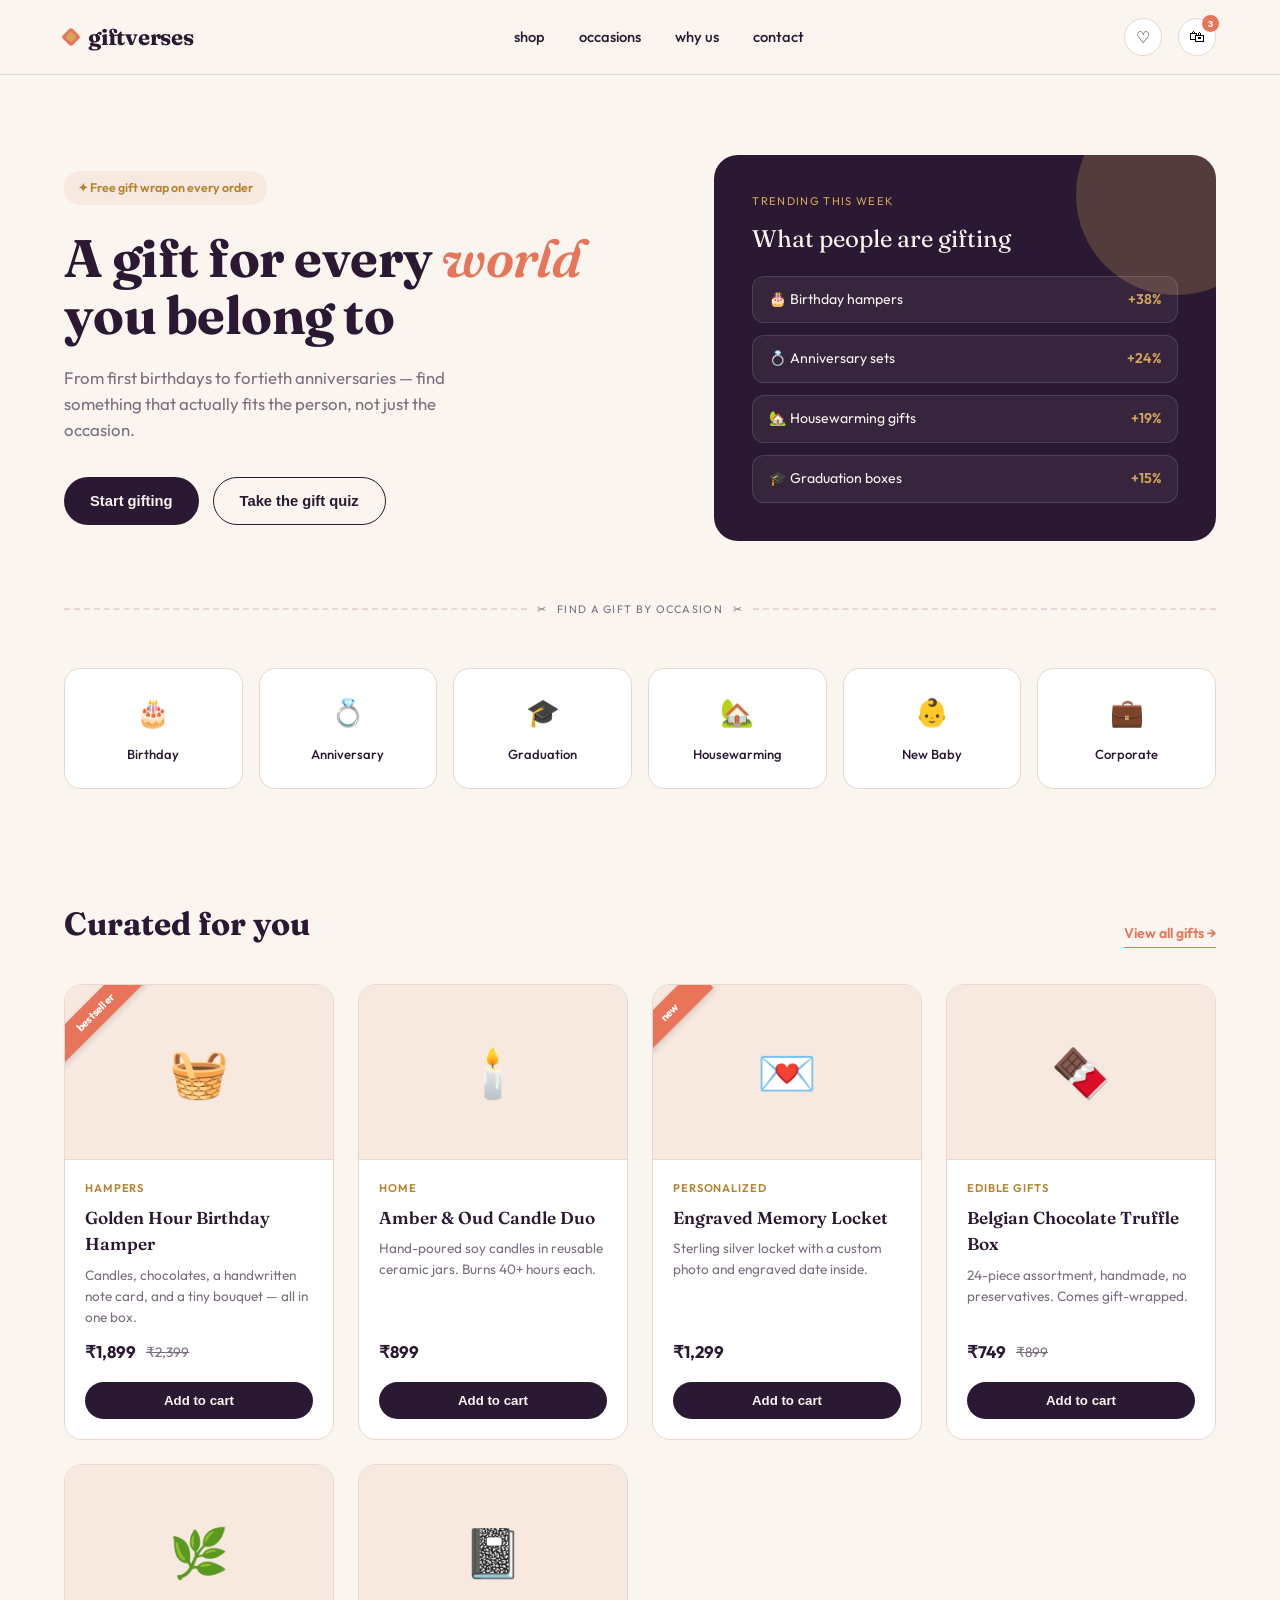
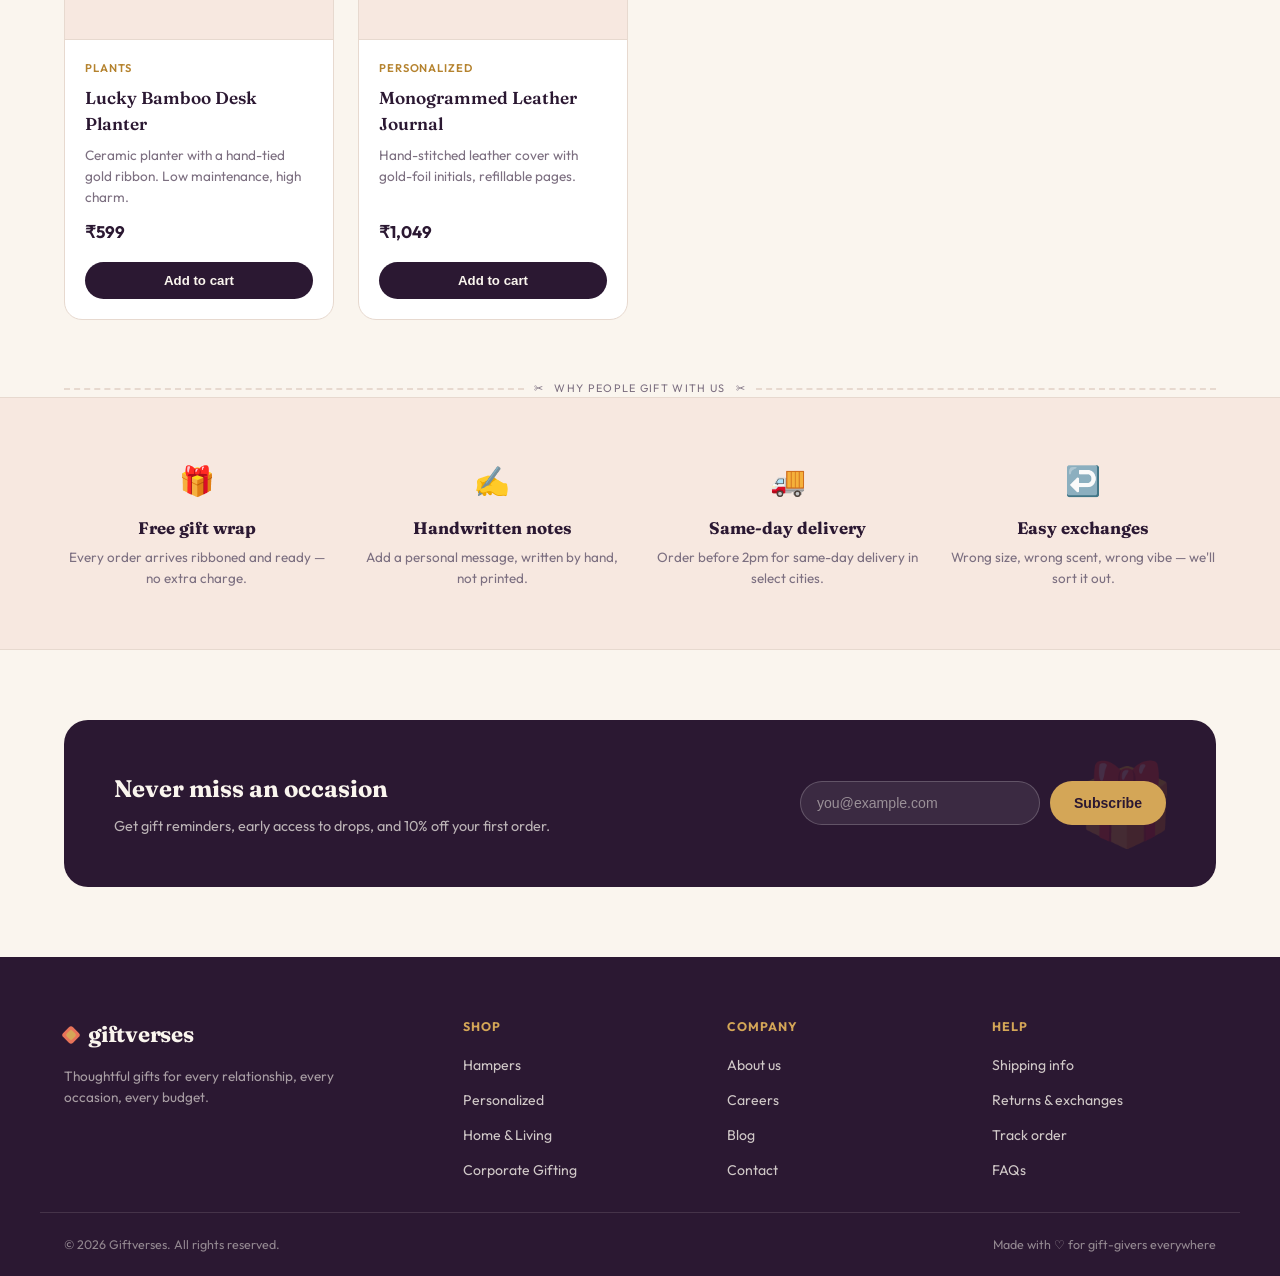
<file: frontend/html_css_giftverse/index.html>
<!DOCTYPE html>
<html lang="en">
<head>
<meta charset="UTF-8">
<meta name="viewport" content="width=device-width, initial-scale=1.0">
<title>Giftverses — A gift for every world you belong to</title>
<link rel="preconnect" href="https://fonts.googleapis.com">
<link href="https://fonts.googleapis.com/css2?family=Fraunces:opsz,wght@9..144,400;9..144,600;9..144,700;9..144,900&family=Outfit:wght@400;500;600;700&display=swap" rel="stylesheet">
<link rel="stylesheet" href="style.css">
</head>
<body>
 
<header>
  <div class="navbar">
    <div class="logo">
      <span class="ribbon-dot"></span>
      giftverses
    </div>
    <nav>
      <ul>
        <li><a href="#shop">shop</a></li>
        <li><a href="#occasions">occasions</a></li>
        <li><a href="#why">why us</a></li>
        <li><a href="#footer">contact</a></li>
      </ul>
    </nav>
    <div class="nav-actions">
      <button class="icon-btn">♡</button>
      <button class="icon-btn">🛍
        <span class="badge">3</span>
      </button>
    </div>
  </div>
</header>
 
<section class="hero">
  <div class="hero-copy">
    <span class="hero-eyebrow">✦ Free gift wrap on every order</span>
    <h1>A gift for every <em>world</em><br>you belong to</h1>
    <p>From first birthdays to fortieth anniversaries — find something that actually fits the person, not just the occasion.</p>
    <div class="hero-ctas">
      <button class="btn-primary">Start gifting</button>
      <button class="btn-secondary">Take the gift quiz</button>
    </div>
  </div>
 
  <div class="hero-visual">
    <div class="tag-label">Trending this week</div>
    <div class="tag-title">What people are gifting</div>
    <div class="occasion-list">
      <div class="occasion-row"><span>🎂 Birthday hampers</span><span class="pct">+38%</span></div>
      <div class="occasion-row"><span>💍 Anniversary sets</span><span class="pct">+24%</span></div>
      <div class="occasion-row"><span>🏡 Housewarming gifts</span><span class="pct">+19%</span></div>
      <div class="occasion-row"><span>🎓 Graduation boxes</span><span class="pct">+15%</span></div>
    </div>
  </div>
</section>
 
<div class="cut-line"><span class="scissors">✂</span><span>find a gift by occasion</span><span class="scissors">✂</span></div>
 
<section class="occasions-strip" id="occasions">
  <div class="occasion-pill"><span class="emoji">🎂</span><span class="label">Birthday</span></div>
  <div class="occasion-pill"><span class="emoji">💍</span><span class="label">Anniversary</span></div>
  <div class="occasion-pill"><span class="emoji">🎓</span><span class="label">Graduation</span></div>
  <div class="occasion-pill"><span class="emoji">🏡</span><span class="label">Housewarming</span></div>
  <div class="occasion-pill"><span class="emoji">👶</span><span class="label">New Baby</span></div>
  <div class="occasion-pill"><span class="emoji">💼</span><span class="label">Corporate</span></div>
</section>
 
<section class="section" id="shop">
  <div class="section-head">
    <h2>Curated for you</h2>
    <a href="#">View all gifts →</a>
  </div>
 
  <div class="grid">
 
    <div class="product-card">
      <span class="ribbon-corner">bestseller</span>
      <div class="product-thumb">🧺</div>
      <div class="product-info">
        <span class="product-category">Hampers</span>
        <span class="product-name">Golden Hour Birthday Hamper</span>
        <p class="product-desc">Candles, chocolates, a handwritten note card, and a tiny bouquet — all in one box.</p>
        <div class="price-row"><span class="now">₹1,899</span><span class="was">₹2,399</span></div>
        <button class="add-btn">Add to cart</button>
      </div>
    </div>
 
    <div class="product-card">
      <div class="product-thumb">🕯️</div>
      <div class="product-info">
        <span class="product-category">Home</span>
        <span class="product-name">Amber & Oud Candle Duo</span>
        <p class="product-desc">Hand-poured soy candles in reusable ceramic jars. Burns 40+ hours each.</p>
        <div class="price-row"><span class="now">₹899</span></div>
        <button class="add-btn">Add to cart</button>
      </div>
    </div>
 
    <div class="product-card">
      <span class="ribbon-corner">new</span>
      <div class="product-thumb">💌</div>
      <div class="product-info">
        <span class="product-category">Personalized</span>
        <span class="product-name">Engraved Memory Locket</span>
        <p class="product-desc">Sterling silver locket with a custom photo and engraved date inside.</p>
        <div class="price-row"><span class="now">₹1,299</span></div>
        <button class="add-btn">Add to cart</button>
      </div>
    </div>
 
    <div class="product-card">
      <div class="product-thumb">🍫</div>
      <div class="product-info">
        <span class="product-category">Edible Gifts</span>
        <span class="product-name">Belgian Chocolate Truffle Box</span>
        <p class="product-desc">24-piece assortment, handmade, no preservatives. Comes gift-wrapped.</p>
        <div class="price-row"><span class="now">₹749</span><span class="was">₹899</span></div>
        <button class="add-btn">Add to cart</button>
      </div>
    </div>
 
    <div class="product-card">
      <div class="product-thumb">🌿</div>
      <div class="product-info">
        <span class="product-category">Plants</span>
        <span class="product-name">Lucky Bamboo Desk Planter</span>
        <p class="product-desc">Ceramic planter with a hand-tied gold ribbon. Low maintenance, high charm.</p>
        <div class="price-row"><span class="now">₹599</span></div>
        <button class="add-btn">Add to cart</button>
      </div>
    </div>
 
    <div class="product-card">
      <div class="product-thumb">📓</div>
      <div class="product-info">
        <span class="product-category">Personalized</span>
        <span class="product-name">Monogrammed Leather Journal</span>
        <p class="product-desc">Hand-stitched leather cover with gold-foil initials, refillable pages.</p>
        <div class="price-row"><span class="now">₹1,049</span></div>
        <button class="add-btn">Add to cart</button>
      </div>
    </div>
 
  </div>
</section>
 
<div class="cut-line"><span class="scissors">✂</span><span>why people gift with us</span><span class="scissors">✂</span></div>
 
<section class="features" id="why">
  <div class="features-inner">
    <div class="feature">
      <span class="emoji">🎁</span>
      <h3>Free gift wrap</h3>
      <p>Every order arrives ribboned and ready — no extra charge.</p>
    </div>
    <div class="feature">
      <span class="emoji">✍️</span>
      <h3>Handwritten notes</h3>
      <p>Add a personal message, written by hand, not printed.</p>
    </div>
    <div class="feature">
      <span class="emoji">🚚</span>
      <h3>Same-day delivery</h3>
      <p>Order before 2pm for same-day delivery in select cities.</p>
    </div>
    <div class="feature">
      <span class="emoji">↩️</span>
      <h3>Easy exchanges</h3>
      <p>Wrong size, wrong scent, wrong vibe — we'll sort it out.</p>
    </div>
  </div>
</section>
 
<section class="cta-section">
  <div class="cta-box">
    <div>
      <h3>Never miss an occasion</h3>
      <p>Get gift reminders, early access to drops, and 10% off your first order.</p>
    </div>
    <div class="cta-form">
      <input type="email" placeholder="you@example.com">
      <button>Subscribe</button>
    </div>
  </div>
</section>
 
<footer id="footer">
  <div class="footer-inner">
    <div class="footer-col footer-brand">
      <div class="logo">
        <span class="ribbon-dot"></span>
        giftverses
      </div>
      <p>Thoughtful gifts for every relationship, every occasion, every budget.</p>
    </div>
 
    <div class="footer-col">
      <h4>Shop</h4>
      <ul>
        <li><a href="#">Hampers</a></li>
        <li><a href="#">Personalized</a></li>
        <li><a href="#">Home & Living</a></li>
        <li><a href="#">Corporate Gifting</a></li>
      </ul>
    </div>
 
    <div class="footer-col">
      <h4>Company</h4>
      <ul>
        <li><a href="#">About us</a></li>
        <li><a href="#">Careers</a></li>
        <li><a href="#">Blog</a></li>
        <li><a href="#">Contact</a></li>
      </ul>
    </div>
 
    <div class="footer-col">
      <h4>Help</h4>
      <ul>
        <li><a href="#">Shipping info</a></li>
        <li><a href="#">Returns & exchanges</a></li>
        <li><a href="#">Track order</a></li>
        <li><a href="#">FAQs</a></li>
      </ul>
    </div>
  </div>
 
  <div class="footer-bottom">
    <span>© 2026 Giftverses. All rights reserved.</span>
    <span>Made with ♡ for gift-givers everywhere</span>
  </div>
</footer>
 
</body>
</html>
</file>
<file: frontend/html_css_giftverse/style.css>
:root{
    --plum:#2b1832;
    --plum-soft:#3a2244;
    --blush:#f7e8e0;
    --ivory:#faf5ee;
    --gold:#d4a657;
    --gold-deep:#b5832f;
    --coral:#e8745a;
    --text-dim:#7c6f80;
    --line:#e7d9cf;
  }

  *{margin:0;padding:0;box-sizing:border-box;}

  body{
    background:var(--ivory);
    color:var(--plum);
    font-family:'Outfit',sans-serif;
    line-height:1.55;
  }

  .serif{font-family:'Fraunces',serif;}
  a{text-decoration:none;color:inherit;}

  /* ---------- DOTTED CUT-LINE DIVIDER (signature) ---------- */
  .cut-line{
    display:flex;
    align-items:center;
    gap:10px;
    max-width:1200px;
    margin:0 auto;
    padding:0 24px;
  }
  .cut-line::before, .cut-line::after{
    content:"";
    flex:1;
    border-top:2px dashed var(--line);
  }
  .cut-line span{
    font-family:'Outfit',sans-serif;
    font-size:0.68rem;
    letter-spacing:.12em;
    text-transform:uppercase;
    color:var(--text-dim);
    white-space:nowrap;
  }
  .scissors{font-size:0.85rem;}

  /* ---------- HEADER / NAV ---------- */
  header{
    position:sticky;
    top:0;
    z-index:50;
    background:rgba(250,245,238,0.92);
    backdrop-filter:blur(8px);
    border-bottom:1px solid var(--line);
  }
  .navbar{
    max-width:1200px;
    margin:0 auto;
    display:flex;
    align-items:center;
    justify-content:space-between;
    padding:18px 24px;
  }
  .logo{
    display:flex;
    align-items:center;
    gap:10px;
    font-family:'Fraunces',serif;
    font-weight:700;
    font-size:1.4rem;
    letter-spacing:-0.01em;
  }
  .logo .ribbon-dot{
    width:14px;height:14px;
    background:var(--coral);
    border-radius:3px;
    transform:rotate(45deg);
    position:relative;
  }
  .logo .ribbon-dot::after{
    content:"";
    position:absolute;
    inset:3px;
    background:var(--gold);
    border-radius:2px;
  }

  nav ul{
    list-style:none;
    display:flex;
    gap:34px;
    font-size:0.92rem;
    font-weight:500;
  }
  nav ul li a{
    position:relative;
    color:var(--plum);
  }
  nav ul li a::after{
    content:"";
    position:absolute;
    left:0;bottom:-5px;
    width:0;height:2px;
    background:var(--coral);
    transition:width .2s ease;
  }
  nav ul li a:hover::after{width:100%;}

  .nav-actions{display:flex;align-items:center;gap:16px;}
  .icon-btn{
    width:38px;height:38px;
    border-radius:50%;
    border:1px solid var(--line);
    background:#fff;
    display:flex;align-items:center;justify-content:center;
    font-size:1rem;
    cursor:pointer;
    position:relative;
  }
  .icon-btn .badge{
    position:absolute;
    top:-4px;right:-4px;
    background:var(--coral);
    color:#fff;
    font-size:0.62rem;
    font-weight:700;
    width:17px;height:17px;
    border-radius:50%;
    display:flex;align-items:center;justify-content:center;
  }

  /* ---------- HERO ---------- */
  .hero{
    max-width:1200px;
    margin:0 auto;
    padding:80px 24px 60px;
    display:grid;
    grid-template-columns:1fr 0.85fr;
    gap:60px;
    align-items:center;
  }
  .hero-eyebrow{
    display:inline-flex;
    align-items:center;
    gap:8px;
    background:var(--blush);
    color:var(--gold-deep);
    font-size:0.78rem;
    font-weight:600;
    padding:7px 14px;
    border-radius:20px;
    margin-bottom:24px;
  }
  .hero h1{
    font-family:'Fraunces',serif;
    font-size:3.3rem;
    font-weight:700;
    line-height:1.08;
    letter-spacing:-0.01em;
    margin-bottom:22px;
  }
  .hero h1 em{
    font-style:italic;
    color:var(--coral);
    font-weight:600;
  }
  .hero p{
    color:var(--text-dim);
    font-size:1.05rem;
    max-width:430px;
    margin-bottom:34px;
  }
  .hero-ctas{display:flex;gap:14px;flex-wrap:wrap;}

  .btn-primary{
    background:var(--plum);
    color:var(--ivory);
    font-weight:600;
    font-size:0.92rem;
    padding:15px 26px;
    border-radius:30px;
    border:none;
    cursor:pointer;
    transition:background .2s ease;
  }
  .btn-primary:hover{background:var(--plum-soft);}

  .btn-secondary{
    background:transparent;
    color:var(--plum);
    font-weight:600;
    font-size:0.92rem;
    padding:15px 26px;
    border-radius:30px;
    border:1.5px solid var(--plum);
    cursor:pointer;
  }
  .btn-secondary:hover{background:var(--plum);color:var(--ivory);}

  /* hero gift-tag visual */
  .hero-visual{
    position:relative;
    background:var(--plum);
    border-radius:24px;
    padding:38px;
    color:var(--ivory);
    overflow:hidden;
  }
  .hero-visual::before{
    content:"";
    position:absolute;
    top:-60px;right:-60px;
    width:200px;height:200px;
    background:var(--gold);
    opacity:0.25;
    border-radius:50%;
  }
  .tag-label{
    font-size:0.7rem;
    letter-spacing:.12em;
    text-transform:uppercase;
    color:var(--gold);
    margin-bottom:10px;
  }
  .tag-title{
    font-family:'Fraunces',serif;
    font-size:1.5rem;
    margin-bottom:18px;
  }
  .occasion-list{display:flex;flex-direction:column;gap:12px;position:relative;z-index:1;}
  .occasion-row{
    display:flex;
    justify-content:space-between;
    align-items:center;
    background:rgba(255,255,255,0.06);
    border:1px solid rgba(255,255,255,0.12);
    padding:12px 16px;
    border-radius:12px;
    font-size:0.88rem;
  }
  .occasion-row .pct{color:var(--gold);font-weight:600;}

  /* ---------- OCCASION STRIP ---------- */
  .occasions-strip{
    max-width:1200px;
    margin:0 auto;
    padding:50px 24px;
    display:grid;
    grid-template-columns:repeat(6,1fr);
    gap:16px;
  }
  .occasion-pill{
    background:#fff;
    border:1px solid var(--line);
    border-radius:16px;
    padding:22px 14px;
    text-align:center;
    transition:transform .15s ease, box-shadow .15s ease;
    cursor:pointer;
  }
  .occasion-pill:hover{
    transform:translateY(-4px);
    box-shadow:0 14px 30px rgba(43,24,50,0.08);
  }
  .occasion-pill .emoji{font-size:1.7rem;display:block;margin-bottom:8px;}
  .occasion-pill .label{font-size:0.82rem;font-weight:500;}

  /* ---------- SECTION HEAD ---------- */
  .section{
    max-width:1200px;
    margin:0 auto;
    padding:60px 24px;
  }
  .section-head{
    display:flex;
    justify-content:space-between;
    align-items:flex-end;
    margin-bottom:36px;
  }
  .section-head h2{
    font-family:'Fraunces',serif;
    font-size:2rem;
    font-weight:700;
  }
  .section-head a{
    font-size:0.88rem;
    font-weight:600;
    color:var(--coral);
    border-bottom:1.5px solid var(--coral);
    padding-bottom:2px;
  }

  /* ---------- PRODUCT GRID ---------- */
  .grid{
    display:grid;
    grid-template-columns:repeat(auto-fit,minmax(255px,1fr));
    gap:24px;
  }

  .product-card{
    background:#fff;
    border:1px solid var(--line);
    border-radius:18px;
    overflow:hidden;
    position:relative;
    transition:transform .18s ease, box-shadow .18s ease;
    display:flex;
    flex-direction:column;
  }
  .product-card:hover{
    transform:translateY(-5px);
    box-shadow:0 20px 40px rgba(43,24,50,0.1);
  }

  .ribbon-corner{
    position:absolute;
    top:14px;
    left:-32px;
    background:var(--coral);
    color:#fff;
    font-size:0.68rem;
    font-weight:700;
    padding:5px 38px;
    transform:rotate(-45deg);
    box-shadow:0 2px 6px rgba(0,0,0,0.15);
    z-index:2;
  }

  .product-thumb{
    height:175px;
    display:flex;
    align-items:center;
    justify-content:center;
    font-size:3rem;
    background:var(--blush);
    border-bottom:1px solid var(--line);
  }

  .product-info{padding:20px;display:flex;flex-direction:column;gap:7px;flex:1;}
  .product-category{
    font-size:0.7rem;
    text-transform:uppercase;
    letter-spacing:.08em;
    color:var(--gold-deep);
    font-weight:600;
  }
  .product-name{font-family:'Fraunces',serif;font-weight:600;font-size:1.08rem;}
  .product-desc{color:var(--text-dim);font-size:0.85rem;flex:1;}

  .price-row{
    display:flex;
    align-items:center;
    gap:10px;
    margin-top:4px;
  }
  .price-row .now{font-weight:700;font-size:1.05rem;}
  .price-row .was{color:var(--text-dim);text-decoration:line-through;font-size:0.85rem;}

  .add-btn{
    margin-top:10px;
    width:100%;
    background:var(--plum);
    color:var(--ivory);
    border:none;
    padding:11px;
    border-radius:24px;
    font-size:0.83rem;
    font-weight:600;
    cursor:pointer;
  }
  .add-btn:hover{background:var(--plum-soft);}

  /* ---------- FEATURES ---------- */
  .features{
    background:var(--blush);
    border-top:1px solid var(--line);
    border-bottom:1px solid var(--line);
  }
  .features-inner{
    max-width:1200px;
    margin:0 auto;
    padding:60px 24px;
    display:grid;
    grid-template-columns:repeat(4,1fr);
    gap:30px;
  }
  .feature{text-align:center;}
  .feature .emoji{font-size:1.8rem;display:block;margin-bottom:12px;}
  .feature h3{font-family:'Fraunces',serif;font-size:1.05rem;margin-bottom:6px;}
  .feature p{color:var(--text-dim);font-size:0.84rem;}

  /* ---------- NEWSLETTER ---------- */
  .cta-section{max-width:1200px;margin:0 auto;padding:70px 24px;}
  .cta-box{
    background:var(--plum);
    color:var(--ivory);
    border-radius:24px;
    padding:50px;
    display:flex;
    justify-content:space-between;
    align-items:center;
    gap:30px;
    flex-wrap:wrap;
    position:relative;
    overflow:hidden;
  }
  .cta-box::after{
    content:"🎁";
    position:absolute;
    right:40px;
    top:50%;
    transform:translateY(-50%);
    font-size:5rem;
    opacity:0.12;
  }
  .cta-box h3{font-family:'Fraunces',serif;font-size:1.5rem;margin-bottom:8px;}
  .cta-box p{color:rgba(250,245,238,0.7);font-size:0.9rem;}
  .cta-form{display:flex;gap:10px;position:relative;z-index:1;}
  .cta-form input{
    background:rgba(255,255,255,0.08);
    border:1px solid rgba(255,255,255,0.2);
    color:var(--ivory);
    padding:13px 16px;
    border-radius:24px;
    font-size:0.88rem;
    width:240px;
  }
  .cta-form input::placeholder{color:rgba(250,245,238,0.5);}
  .cta-form button{
    background:var(--gold);
    color:var(--plum);
    border:none;
    font-weight:700;
    padding:13px 24px;
    border-radius:24px;
    font-size:0.88rem;
    cursor:pointer;
  }
  .cta-form button:hover{background:#e0b569;}

  /* ---------- FOOTER ---------- */
  footer{background:var(--plum);color:rgba(250,245,238,0.75);}
  .footer-inner{
    max-width:1200px;
    margin:0 auto;
    padding:60px 24px 30px;
    display:grid;
    grid-template-columns:1.6fr 1fr 1fr 1fr;
    gap:40px;
  }
  .footer-col h4{
    font-size:0.78rem;
    text-transform:uppercase;
    letter-spacing:.08em;
    color:var(--gold);
    margin-bottom:16px;
  }
  .footer-col ul{list-style:none;display:flex;flex-direction:column;gap:10px;}
  .footer-col ul li a{color:rgba(250,245,238,0.8);font-size:0.88rem;}
  .footer-col ul li a:hover{color:var(--ivory);}

  .footer-brand .logo{color:var(--ivory);margin-bottom:14px;}
  .footer-brand p{font-size:0.85rem;max-width:280px;color:rgba(250,245,238,0.6);}

  .footer-bottom{
    max-width:1200px;
    margin:0 auto;
    padding:22px 24px;
    border-top:1px solid rgba(250,245,238,0.12);
    display:flex;
    justify-content:space-between;
    align-items:center;
    font-size:0.78rem;
    color:rgba(250,245,238,0.5);
    flex-wrap:wrap;
    gap:10px;
  }

  /* ---------- RESPONSIVE ---------- */
  @media (max-width:980px){
    .hero{grid-template-columns:1fr;padding-top:50px;}
    nav{display:none;}
    .occasions-strip{grid-template-columns:repeat(3,1fr);}
    .features-inner{grid-template-columns:repeat(2,1fr);}
    .footer-inner{grid-template-columns:1fr 1fr;}
    .cta-box{flex-direction:column;align-items:flex-start;}
  }
  @media (max-width:520px){
    .hero h1{font-size:2.3rem;}
    .occasions-strip{grid-template-columns:repeat(2,1fr);}
    .features-inner{grid-template-columns:1fr;}
    .footer-inner{grid-template-columns:1fr;}
    .cta-form{width:100%;flex-direction:column;}
    .cta-form input{width:100%;}
  }
</file>
